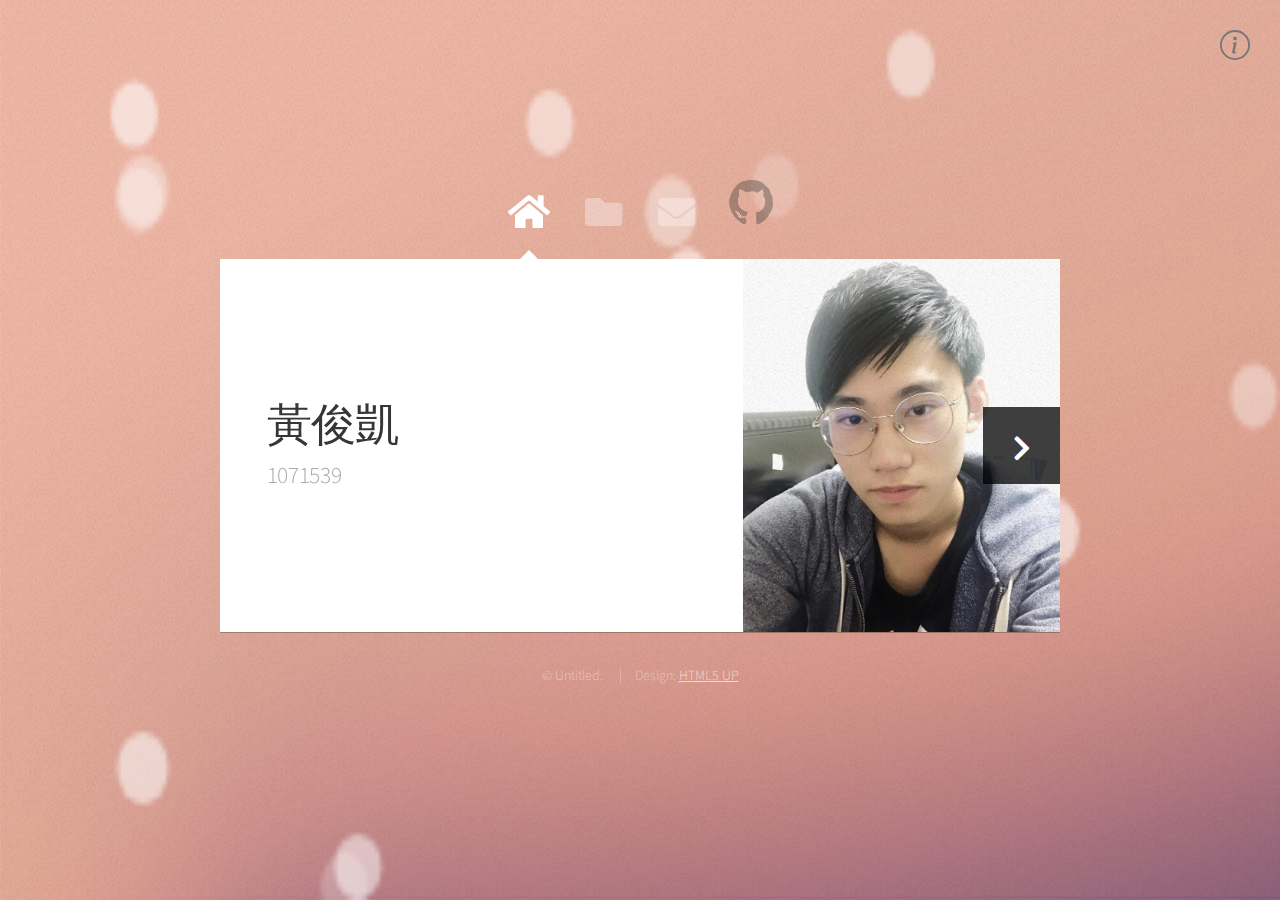
<file: index.html>
<!DOCTYPE HTML>
<html>
<style>
	.github-icon {
		cursor: pointer;
		background-image: url('images/github.gif');
		background-size: cover;
		z-index: 2;
	}

	.mail-icon::hover {
		cursor: pointer;
		background-image: url('images/mail.gif');
		background-size: cover;
		width: 40px;
		height: 40px;
		margin-left: 20px;
	}

	.tooltip {
		position: absolute;
		top: 30px;
		right: 30px;
		display: inline-block;
		z-index: 2;
	}

	.tooltip .tooltiptext {
		visibility: hidden;
		width: 120px;
		background-color: black;
		color: #fff;
		text-align: center;
		border-radius: 6px;
		padding: 5px 0;

		/* Position the tooltip */
		position: absolute;
		z-index: 2;
		top: -5px;
		right: 105%;

		width: 300px;
		word-break: break-word;
		text-align: initial;
		padding: 25px;

		font-size: 1rem;
		font-weight: 400;
		line-height: 1.5;
	}

	.tooltip:hover .tooltiptext {
		visibility: visible;
	}
</style>

<head>
	<title>Web Fundamentals Workshop</title>
	<meta charset="utf-8" />
	<meta name="viewport" content="width=device-width, initial-scale=1, user-scalable=no" />
	<link rel="stylesheet" href="assets/css/main.css" />
	<noscript>
		<link rel="stylesheet" href="assets/css/noscript.css" />
	</noscript>
</head>

<body class="is-preload">
	<div>
		<!-- Wrapper-->
		<div id="wrapper">
			<!-- tool tip -->
			<div class="tooltip">
				<svg xmlns="http://www.w3.org/2000/svg" width="30" height="30" fill="currentColor"
					class="bi bi-info-circle" viewBox="0 0 16 16">
					<path d="M8 15A7 7 0 1 1 8 1a7 7 0 0 1 0 14zm0 1A8 8 0 1 0 8 0a8 8 0 0 0 0 16z" />
					<path
						d="m8.93 6.588-2.29.287-.082.38.45.083c.294.07.352.176.288.469l-.738 3.468c-.194.897.105 1.319.808 1.319.545 0 1.178-.252 1.465-.598l.088-.416c-.2.176-.492.246-.686.246-.275 0-.375-.193-.304-.533L8.93 6.588zM9 4.5a1 1 0 1 1-2 0 1 1 0 0 1 2 0z" />
				</svg>
				<span class="tooltiptext">
					內容參考 <br>HTML/CSS使用：w3schools <br> 背景氣泡：canvas <br> 圖示： Boostrap Icons
				</span>
			</div>


			<canvas id="test-canvas" style='height: 100%; width: 100%; position: absolute;'></canvas>
			<!-- https://github.com/haofanya/funnyWeb/blob/master/bubblesAnimate.html -->

			<!-- Nav -->
			<nav id="nav">
				<a href="#" class="icon solid fa-home"><span>Home</span></a>
				<a href="#work" class="icon solid fa-folder"><span>Work</span></a>
				<a href="#contact" class="icon solid fa-envelope" id="contact"><span>Contact</span></a>
				<a class="github-icon" href='https:/github.com/s1071539'><span>Github</span></a>
			</nav>

			<!-- https://github.com/s1071539 -->

			<!-- Main -->
			<div id="main">

				<!-- Me -->
				<article id="home" class="panel intro">
					<header>
						<h1>黃俊凱</h1>
						<p>1071539</p>
					</header>
					<a href="#work" class="jumplink pic">
						<span class="arrow icon solid fa-chevron-right"><span>See my work</span></span>
						<img src="images/profile.jpg" alt="" />
					</a>
				</article>

				<!-- Work -->
				<article id="work" class="panel">
					<header>
						<h2>Work</h2>
					</header>
					<section>
						<div class="row">
							<div class="col-4 col-6-medium col-12-small">
								<a href="component/lab1-tonightEating" class="fit" ><img src="images/pic01.jpg" style="width: 100%; height: 100%;"
										alt=""></a>
							</div>
							<div class="col-4 col-6-medium col-12-small">
								<a href="component/lab2-arrangement" class="fit"><img src="images/pic02.jpg" style="width: 100%; height: 100%;"
										alt=""></a>
							</div>
							<div class="col-4 col-6-medium col-12-small">
								<a href="component/lab3-psychologicalTest" class="fit"><img src="images/pic03.jpg" style="width: 100%; height: 100%;"
										alt=""></a>
							</div>
							<div class="col-4 col-6-medium col-12-small">
								<a href="component/lab4-RPG" class="fit"><img src="images/pic04.jpg" alt="" style="width: 100%; height: 100%;"></a>
							</div>
							<div class="col-4 col-6-medium col-12-small">
								<a href="component/lab5-youtube" class="fit"><img src="images/pic05.jpg" style="width: 100%; height: 100%;"
										alt=""></a>
							</div>
						</div>
					</section>
				</article>

				<!-- Contact -->
				<article id="contact" class="panel">
					<header>
						<h2>Contact Me</h2>
					</header>
					<form action="#" method="post">
						<div>
							<div class="row">
								<div class="col-6 col-12-medium">
									<input type="text" name="name" placeholder="Name" />
								</div>
								<div class="col-6 col-12-medium">
									<input type="text" name="email" placeholder="Email" />
								</div>
								<div class="col-12">
									<input type="text" name="subject" placeholder="Subject" />
								</div>
								<div class="col-12">
									<textarea name="message" placeholder="Message" rows="6"></textarea>
								</div>
								<div class="col-12">
									<input type="submit" value="Send Message" />
								</div>
							</div>
						</div>
					</form>
				</article>

			</div>

			<!-- Footer -->
			<div id="footer">
				<ul class="copyright">
					<li>&copy; Untitled.</li>
					<li>Design: <a href="http://html5up.net">HTML5 UP</a></li>
				</ul>
			</div>

		</div>

		<!-- Scripts -->
		<script src="assets/js/jquery.min.js"></script>
		<script src="assets/js/browser.min.js"></script>
		<script src="assets/js/breakpoints.min.js"></script>
		<script src="assets/js/util.js"></script>
		<script src="assets/js/main.js"></script>
	</div>
</body>

<script>
	class BubbleAnimate {
		constructor(canvas, number = 20, radius = 6, color = [255, 255, 255], speed = 0.2, speedRandomPercent = 0.5, startFull = true) {
			try {
				this.canvas = canvas;
			} catch {
				throw ("please provide canvas dom");
				return;
			}
			this.ctx = canvas.getContext('2d');
			this.width = canvas.width;
			this.height = canvas.height;
			this.radius = radius;
			this.color = color;
			this.speed = speed;
			this.bubbles = [];
			this.speedRandomPercent = speedRandomPercent;
			this.startFull = startFull;
			for (let i = 0; i < number; i++) {
				this.bubbles.push({
					isReborn: true,
					speed: .02,
				});
			}
			this.renderCanvas();
		};
		renderCanvas() {
			this.ctx.clearRect(0, 0, this.width, this.height);
			this.renderBubbles();
			window.requestAnimationFrame(() => this.renderCanvas());
		};
		renderBubbles() {
			let initPoint = [this.width / 2, this.height];
			for (let i = 0; i < this.bubbles.length; i++) {
				let bubble = this.bubbles[i];
				if (bubble.isReborn) {
					let x = (Math.random() - 0.5) * this.width * 0.96 + initPoint[0];
					let bubbleRadius = this.radius + Math.floor(Math.random() * 2 - 1) * 0.5;
					let y = this.startFull ? this.height * Math.random() : (initPoint[1] - bubbleRadius);
					bubble.radius = bubbleRadius;
					bubble.currentLocation = [x, y];
					let opacity = 0.2 + 0.4 * Math.random();
					bubble.color = `rgba(${this.color[0]}, ${this.color[1]},${this.color[2]}, ${opacity})`;
					bubble.isReborn = false;
				} else {
					this.renderBubble(bubble);
					if (bubble.currentLocation[1] <= bubble.radius) {
						bubble.isReborn = true;
					}
					bubble.currentLocation[1] = bubble.currentLocation[1] - bubble.speed;
				}
			}
		}
		renderBubble(item) {
			this.ctx.beginPath();
			this.ctx.arc(...item.currentLocation, item.radius, 0, 2 * Math.PI);
			this.ctx.fillStyle = item.color;
			this.ctx.fill();
		}
	}
	let canvas = document.getElementById('test-canvas');
	let bubbleCreater = new BubbleAnimate(canvas);
	bubbleCreater.renderCanvas();
</script>

</html>
</file>
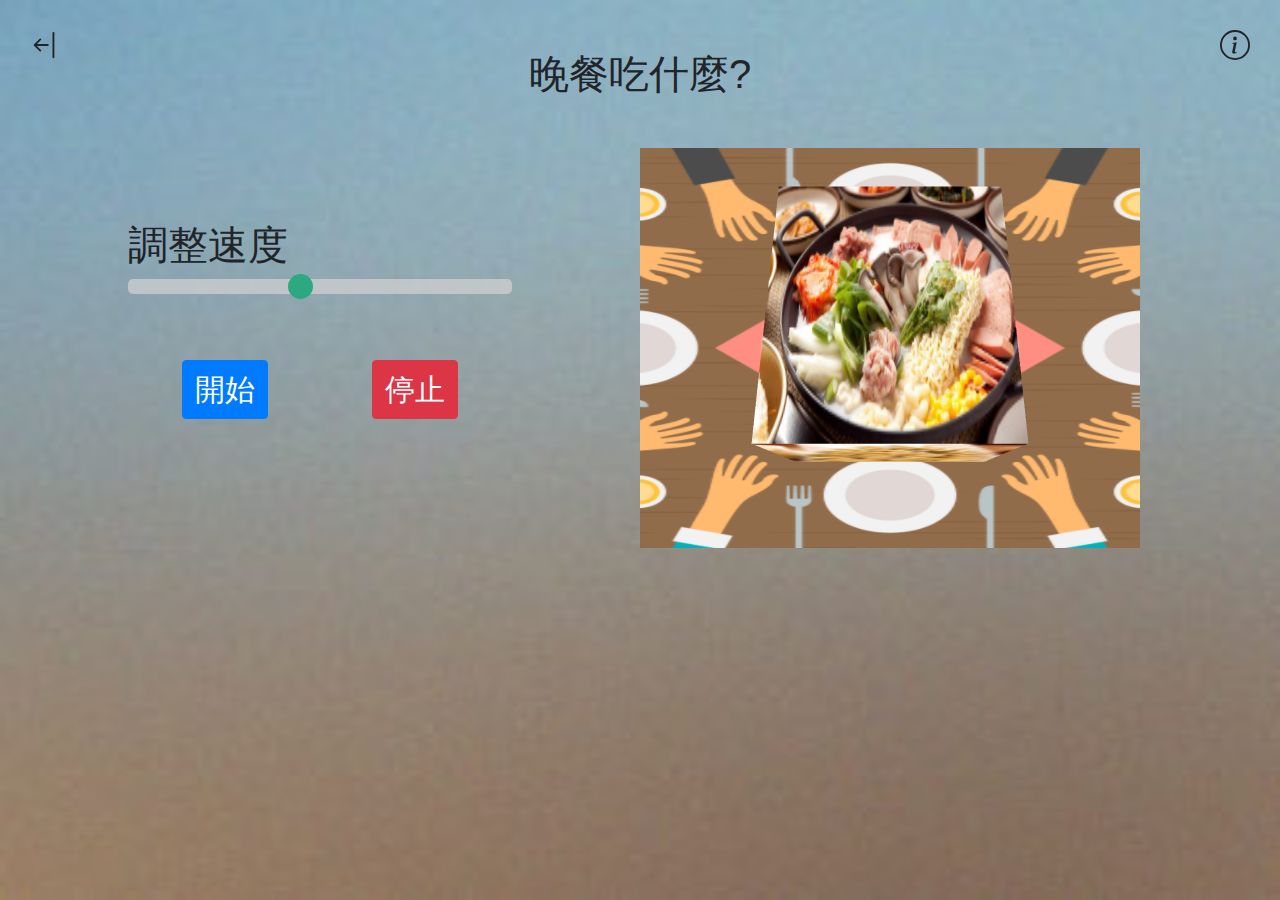
<file: component/lab1-tonightEating/index.html>
<!DOCTYPE html>
<html>
<style>
    .slider {
        -webkit-appearance: none;
        width: 100%;
        height: 15px;
        border-radius: 5px;
        background: #d3d3d3;
        outline: none;
        opacity: 0.7;
        -webkit-transition: .2s;
        transition: opacity .2s;
    }

    .slider::-webkit-slider-thumb {
        -webkit-appearance: none;
        appearance: none;
        width: 25px;
        height: 25px;
        border-radius: 50%;
        background: #04AA6D;
        cursor: pointer;
    }

    .slider::-moz-range-thumb {
        width: 25px;
        height: 25px;
        border-radius: 50%;
        background: #04AA6D;
        cursor: pointer;
    }

    body {
        background-image: url("img/pic10.jpg");
        background-repeat: no-repeat;
        background-size: 100% 100%;
        background-attachment: fixed;
        overflow-y: scroll;
    }

    .mytooltip {
        position: absolute;
        top: 30px;
        right: 30px;
        display: inline-block;
        z-index: 2;
    }

    .mytooltip .mytooltiptext {
        visibility: hidden;
        width: 120px;
        background-color: black;
        color: #fff;
        text-align: center;
        border-radius: 6px;
        padding: 5px 0;

        /* Position the tooltip */
        position: absolute;
        z-index: 2;
        top: -5px;
        right: 105%;

        width: 300px;
        word-break: break-word;
        text-align: initial;
        padding: 25px;
        font-weight: 400;
        line-height: 1.5;
    }

    .mytooltip:hover .mytooltiptext {
        visibility: visible;
    }
</style>

<head>
    <meta charset="utf-8">
    <title></title>
    <link rel="stylesheet" href="style.css">
</head>
<script src="three.r89.min.js"></script>
<script src="main.js" async defer></script>
<script src="https://code.jquery.com/jquery-3.6.0.min.js"></script>
<link rel="stylesheet" href="https://cdn.jsdelivr.net/npm/bootstrap@4.0.0/dist/css/bootstrap.min.css"
    integrity="sha384-Gn5384xqQ1aoWXA+058RXPxPg6fy4IWvTNh0E263XmFcJlSAwiGgFAW/dAiS6JXm" crossorigin="anonymous">

<body>
    <a onclick="back()" style="position: absolute; top: 30px; left: 30px">
        <svg xmlns="http://www.w3.org/2000/svg" width="30" height="30" fill="currentColor" class="bi bi-arrow-bar-left"
            viewBox="0 0 16 16">
            <path fill-rule="evenodd"
                d="M12.5 15a.5.5 0 0 1-.5-.5v-13a.5.5 0 0 1 1 0v13a.5.5 0 0 1-.5.5zM10 8a.5.5 0 0 1-.5.5H3.707l2.147 2.146a.5.5 0 0 1-.708.708l-3-3a.5.5 0 0 1 0-.708l3-3a.5.5 0 1 1 .708.708L3.707 7.5H9.5a.5.5 0 0 1 .5.5z" />
        </svg>
    </a>

    <div class="mytooltip">
        <svg xmlns="http://www.w3.org/2000/svg" width="30" height="30" fill="currentColor" class="bi bi-info-circle"
            viewBox="0 0 16 16">
            <path d="M8 15A7 7 0 1 1 8 1a7 7 0 0 1 0 14zm0 1A8 8 0 1 0 8 0a8 8 0 0 0 0 16z" />
            <path
                d="m8.93 6.588-2.29.287-.082.38.45.083c.294.07.352.176.288.469l-.738 3.468c-.194.897.105 1.319.808 1.319.545 0 1.178-.252 1.465-.598l.088-.416c-.2.176-.492.246-.686.246-.275 0-.375-.193-.304-.533L8.93 6.588zM9 4.5a1 1 0 1 1-2 0 1 1 0 0 1 2 0z" />
        </svg>
        <span class="mytooltiptext">
            內容參考 <br>圖示： Boostrap Icons <br> 滑動條： W3Schools <br> 3D模型： Three.js
        </span>
    </div>



    <div style="text-align: center; margin: 50px">
        <h1>晚餐吃什麼?</h1>
    </div>

    <div style="display: flex; ">
        <div style="width: 50%; display: flex;">
            <div class="slidecontainer" style="margin: auto auto; width: 60%;">
                <div>
                    <h1>調整速度</h1>
                </div>
                <input type="range" min="1" max="10" value="5" class="slider" id="myRange">

                <div style="height: 175px; line-height: 175px; text-align: center;">
                    <button onclick="run=true" class="btn btn-primary" style="font-size: 30px; margin-right: 100px;">
                        開始</button>
                    <button onclick="stopClick()" class="btn btn-danger" style="font-size: 30px;"> 停止</button>
                </div>
            </div>
        </div>
        <canvas id="canvas" width="500" height="500"></canvas>
    </div>
</body>

<script>
    let run = true;
    let mySystem, renderer, scene, camera, canvas;
    init();
    animate();


    function init() {
        scene = new THREE.Scene();
        camera = new THREE.PerspectiveCamera(50, window.innerWidth / window.innerHeight, 0.1, 1000);
        camera.position.set(0, 0, 100);
        camera.lookAt(0, 0, 0);

        canvas = $('#canvas')[0];
        renderer = new THREE.WebGLRenderer({ canvas, antialias: true })
        renderer.setClearColor(0xa0a0a0);
        renderer.setPixelRatio(window.devicePixelRatio);
        renderer.setSize(500, 400);


        const light = new THREE.DirectionalLight(0xffffff);
        light.position.set(100, 200, 400);
        scene.add(light);
        const light2 = new THREE.DirectionalLight(0xffffff);
        light2.position.set(-400, 200, -400);
        scene.add(light2);
        const light3 = new THREE.DirectionalLight(0xffffff);
        light3.position.set(100, -400, -400);
        scene.add(light3);

        mySystem = new THREE.Object3D();
        scene.add(mySystem);


        let texture, geometry, material, plane;
        texture = new THREE.TextureLoader().load('img/dup.jpg');
        texture2 = new THREE.TextureLoader().load('img/laman.jpg');
        texture3 = new THREE.TextureLoader().load('img/luzo.jpg');
        texture4 = new THREE.TextureLoader().load('img/hotpot.jpg');


        geometry = new THREE.PlaneGeometry(200, 100);
        textureBG = new THREE.TextureLoader().load('img/bg.jpg',);
        material = new THREE.MeshBasicMaterial({ map: textureBG });
        plane = new THREE.Mesh(geometry, material);
        scene.add(plane);


        geometry = new THREE.PlaneGeometry(50, 50);
        material = new THREE.MeshBasicMaterial({ map: texture });
        plane = new THREE.Mesh(geometry, material);
        plane.rotation.x = -90 * Math.PI / 180;
        plane.position.y += 25
        mySystem.add(plane);


        geometry = new THREE.PlaneGeometry(50, 50);
        material = new THREE.MeshBasicMaterial({ map: texture2 });
        plane = new THREE.Mesh(geometry, material);
        plane.position.z += 25
        mySystem.add(plane);


        geometry = new THREE.PlaneGeometry(50, 50);
        material = new THREE.MeshBasicMaterial({ map: texture3 });
        plane = new THREE.Mesh(geometry, material);
        plane.rotation.x = 90 * Math.PI / 180;
        plane.position.y -= 25
        mySystem.add(plane);


        geometry = new THREE.PlaneGeometry(50, 50);
        material = new THREE.MeshBasicMaterial({ map: texture4 });
        plane = new THREE.Mesh(geometry, material);
        plane.rotation.x = 180 * Math.PI / 180;
        plane.position.z -= 25
        mySystem.add(plane);

        renderer.render(scene, camera);
    }
    function animate() {
        if (run) {
            mySystem.rotation.x += ($('#myRange').val() * 0.01)
            renderer.render(scene, camera);
        }
        requestAnimationFrame(animate);
    }


    function stopClick() {
        run = false;
    }

    function back() {
        history.back();
    }
</script>

</html>
</file>
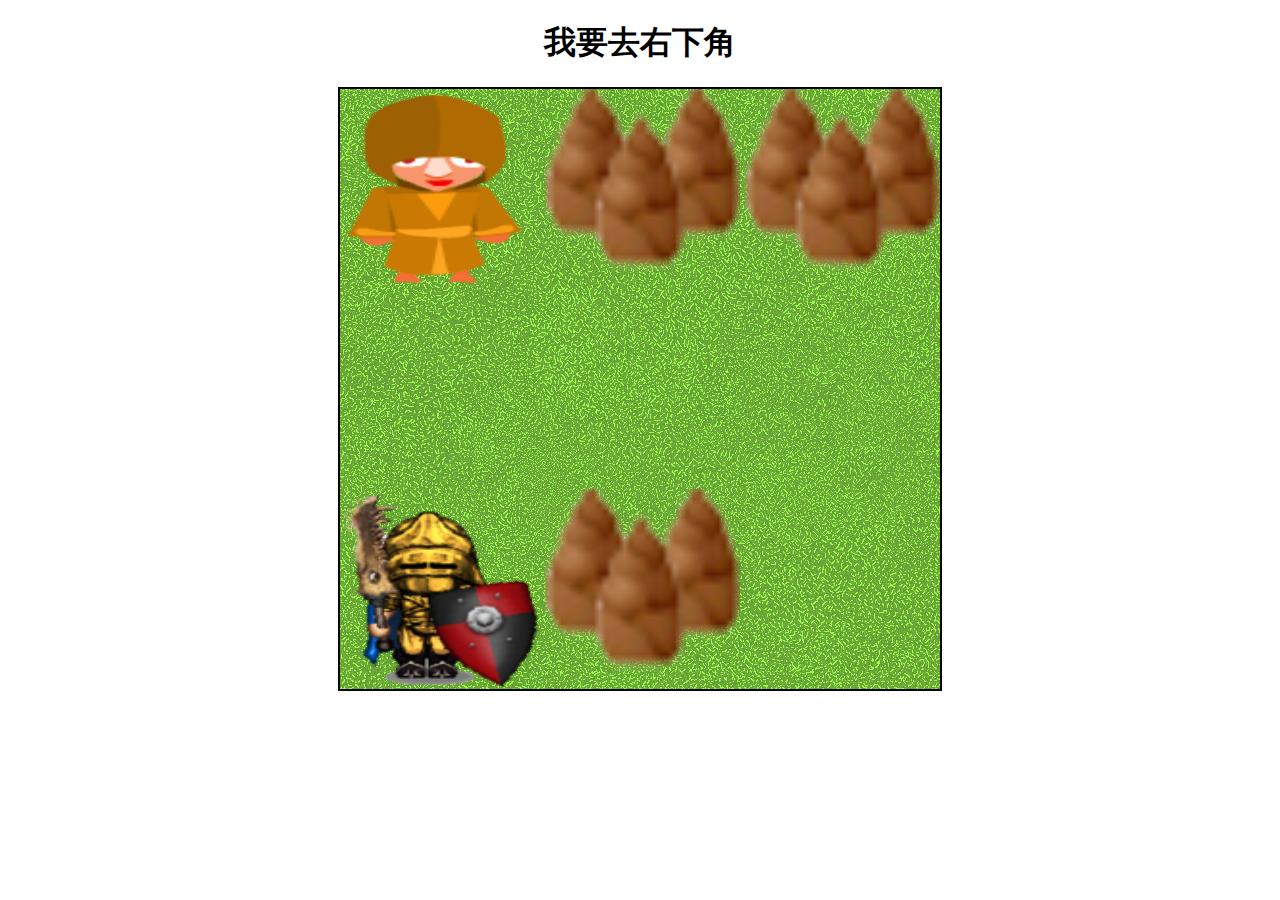
<file: component/lab4-RPG/index.html>
<!DOCTYPE html>
<html>
    <head>
        <meta charset="utf-8">
        <title>Simple RPG</title>
        <link rel="stylesheet" href="style.css">
    </head>
    <body>
        <h1>我要去右下角</h1>
        <div>
        <canvas id="myCanvas" width="600" height="600"></canvas>
        <p id="talkBox"></p>
        </div>
        <script src="https://code.jquery.com/jquery-3.6.0.min.js"></script>
        <script src="main.js"></script>
    </body>
</html>
</file>
<file: assets/css/noscript.css>
/* Wrapper */

	#wrapper {
		opacity: 1 !important;
	}

/* Nav */

	#nav a {
		opacity: 1.0;
	}

		#nav a:before, #nav a:after {
			display: none;
		}

		#nav a span {
			top: 0;
			opacity: 1.0;
		}

			#nav a span:after {
				display: none;
			}

/* Main */

	#main {
		background: none;
		box-shadow: none;
	}

		#main > .panel {
			background: #ffffff;
			margin-bottom: 2em;
		}

			#main > .panel:last-child {
				margin-bottom: 0;
			}
</file>
<file: component/lab1-tonightEating/style.css>
body{
text-align: center;
}
li{
text-align: left;
}
img{
    width: 100%;
    height: auto;
}
</file>
<file: component/lab4-RPG/style.css>
body{
    text-align: center;
}
canvas{
    border: 2px solid black;
    background-image: url(images/grasses68.gif);
}
#talkBox{
    height: 20px;
    color: brown;
    font-size: 26px;
    font-weight: bold;
}
</file>
<file: assets/css/main.css>
@import url("https://fonts.googleapis.com/css?family=Source+Sans+Pro:300,400,300italic,400italic");
@import url("fontawesome-all.min.css");

html, body, div, span, applet, object,
iframe, h1, h2, h3, h4, h5, h6, p, blockquote,
pre, a, abbr, acronym, address, big, cite,
code, del, dfn, em, img, ins, kbd, q, s, samp,
small, strike, strong, sub, sup, tt, var, b,
u, i, center, dl, dt, dd, ol, ul, li, fieldset,
form, label, legend, table, caption, tbody,
tfoot, thead, tr, th, td, article, aside,
canvas, details, embed, figure, figcaption,
footer, header, hgroup, menu, nav, output, ruby,
section, summary, time, mark, audio, video {
	margin: 0;
	padding: 0;
	border: 0;
	font-size: 100%;
	font: inherit;
	vertical-align: baseline;}

article, aside, details, figcaption, figure,
footer, header, hgroup, menu, nav, section {
	display: block;}

body {
	line-height: 1;
}

ol, ul {
	list-style: none;
}

blockquote, q {
	quotes: none;
}

	blockquote:before, blockquote:after, q:before, q:after {
		content: '';
		content: none;
	}

table {
	border-collapse: collapse;
	border-spacing: 0;
}

body {
	-webkit-text-size-adjust: none;
}

mark {
	background-color: transparent;
	color: inherit;
}

input::-moz-focus-inner {
	border: 0;
	padding: 0;
}

input, select, textarea {
	-moz-appearance: none;
	-webkit-appearance: none;
	-ms-appearance: none;
	appearance: none;
}

/* Row */

	.row {
		display: flex;
		flex-wrap: wrap;
		box-sizing: border-box;
		align-items: stretch;
	}

		.row > * {
			box-sizing: border-box;
		}

		.row.gtr-uniform > * > :last-child {
			margin-bottom: 0;
		}

		.row.aln-left {
			justify-content: flex-start;
		}

		.row.aln-center {
			justify-content: center;
		}

		.row.aln-right {
			justify-content: flex-end;
		}

		.row.aln-top {
			align-items: flex-start;
		}

		.row.aln-middle {
			align-items: center;
		}

		.row.aln-bottom {
			align-items: flex-end;
		}

		.row > .imp {
			order: -1;
		}

		.row > .col-1 {
			width: 8.33333%;
		}

		.row > .off-1 {
			margin-left: 8.33333%;
		}

		.row > .col-2 {
			width: 16.66667%;
		}

		.row > .off-2 {
			margin-left: 16.66667%;
		}

		.row > .col-3 {
			width: 25%;
		}

		.row > .off-3 {
			margin-left: 25%;
		}

		.row > .col-4 {
			width: 33.33333%;
		}

		.row > .off-4 {
			margin-left: 33.33333%;
		}

		.row > .col-5 {
			width: 41.66667%;
		}

		.row > .off-5 {
			margin-left: 41.66667%;
		}

		.row > .col-6 {
			width: 50%;
		}

		.row > .off-6 {
			margin-left: 50%;
		}

		.row > .col-7 {
			width: 58.33333%;
		}

		.row > .off-7 {
			margin-left: 58.33333%;
		}

		.row > .col-8 {
			width: 66.66667%;
		}

		.row > .off-8 {
			margin-left: 66.66667%;
		}

		.row > .col-9 {
			width: 75%;
		}

		.row > .off-9 {
			margin-left: 75%;
		}

		.row > .col-10 {
			width: 83.33333%;
		}

		.row > .off-10 {
			margin-left: 83.33333%;
		}

		.row > .col-11 {
			width: 91.66667%;
		}

		.row > .off-11 {
			margin-left: 91.66667%;
		}

		.row > .col-12 {
			width: 100%;
		}

		.row > .off-12 {
			margin-left: 100%;
		}

		.row.gtr-0 {
			margin-top: 0em;
			margin-left: 0em;
		}

			.row.gtr-0 > * {
				padding: 0em 0 0 0em;
			}

			.row.gtr-0.gtr-uniform {
				margin-top: 0em;
			}

				.row.gtr-0.gtr-uniform > * {
					padding-top: 0em;
				}

		.row.gtr-25 {
			margin-top: -0.3125em;
			margin-left: -0.3125em;
		}

			.row.gtr-25 > * {
				padding: 0.3125em 0 0 0.3125em;
			}

			.row.gtr-25.gtr-uniform {
				margin-top: -0.3125em;
			}

				.row.gtr-25.gtr-uniform > * {
					padding-top: 0.3125em;
				}

		.row.gtr-50 {
			margin-top: -0.625em;
			margin-left: -0.625em;
		}

			.row.gtr-50 > * {
				padding: 0.625em 0 0 0.625em;
			}

			.row.gtr-50.gtr-uniform {
				margin-top: -0.625em;
			}

				.row.gtr-50.gtr-uniform > * {
					padding-top: 0.625em;
				}

		.row {
			margin-top: -1.25em;
			margin-left: -1.25em;
		}

			.row > * {
				padding: 1.25em 0 0 1.25em;
			}

			.row.gtr-uniform {
				margin-top: -1.25em;
			}

				.row.gtr-uniform > * {
					padding-top: 1.25em;
				}

		.row.gtr-150 {
			margin-top: -1.875em;
			margin-left: -1.875em;
		}

			.row.gtr-150 > * {
				padding: 1.875em 0 0 1.875em;
			}

			.row.gtr-150.gtr-uniform {
				margin-top: -1.875em;
			}

				.row.gtr-150.gtr-uniform > * {
					padding-top: 1.875em;
				}

		.row.gtr-200 {
			margin-top: -2.5em;
			margin-left: -2.5em;
		}

			.row.gtr-200 > * {
				padding: 2.5em 0 0 2.5em;
			}

			.row.gtr-200.gtr-uniform {
				margin-top: -2.5em;
			}

				.row.gtr-200.gtr-uniform > * {
					padding-top: 2.5em;
				}

		@media screen and (max-width: 1680px) {

			.row {
				display: flex;
				flex-wrap: wrap;
				box-sizing: border-box;
				align-items: stretch;
			}

				.row > * {
					box-sizing: border-box;
				}

				.row.gtr-uniform > * > :last-child {
					margin-bottom: 0;
				}

				.row.aln-left {
					justify-content: flex-start;
				}

				.row.aln-center {
					justify-content: center;
				}

				.row.aln-right {
					justify-content: flex-end;
				}

				.row.aln-top {
					align-items: flex-start;
				}

				.row.aln-middle {
					align-items: center;
				}

				.row.aln-bottom {
					align-items: flex-end;
				}

				.row > .imp-xlarge {
					order: -1;
				}

				.row > .col-1-xlarge {
					width: 8.33333%;
				}

				.row > .off-1-xlarge {
					margin-left: 8.33333%;
				}

				.row > .col-2-xlarge {
					width: 16.66667%;
				}

				.row > .off-2-xlarge {
					margin-left: 16.66667%;
				}

				.row > .col-3-xlarge {
					width: 25%;
				}

				.row > .off-3-xlarge {
					margin-left: 25%;
				}

				.row > .col-4-xlarge {
					width: 33.33333%;
				}

				.row > .off-4-xlarge {
					margin-left: 33.33333%;
				}

				.row > .col-5-xlarge {
					width: 41.66667%;
				}

				.row > .off-5-xlarge {
					margin-left: 41.66667%;
				}

				.row > .col-6-xlarge {
					width: 50%;
				}

				.row > .off-6-xlarge {
					margin-left: 50%;
				}

				.row > .col-7-xlarge {
					width: 58.33333%;
				}

				.row > .off-7-xlarge {
					margin-left: 58.33333%;
				}

				.row > .col-8-xlarge {
					width: 66.66667%;
				}

				.row > .off-8-xlarge {
					margin-left: 66.66667%;
				}

				.row > .col-9-xlarge {
					width: 75%;
				}

				.row > .off-9-xlarge {
					margin-left: 75%;
				}

				.row > .col-10-xlarge {
					width: 83.33333%;
				}

				.row > .off-10-xlarge {
					margin-left: 83.33333%;
				}

				.row > .col-11-xlarge {
					width: 91.66667%;
				}

				.row > .off-11-xlarge {
					margin-left: 91.66667%;
				}

				.row > .col-12-xlarge {
					width: 100%;
				}

				.row > .off-12-xlarge {
					margin-left: 100%;
				}

				.row.gtr-0 {
					margin-top: 0em;
					margin-left: 0em;
				}

					.row.gtr-0 > * {
						padding: 0em 0 0 0em;
					}

					.row.gtr-0.gtr-uniform {
						margin-top: 0em;
					}

						.row.gtr-0.gtr-uniform > * {
							padding-top: 0em;
						}

				.row.gtr-25 {
					margin-top: -0.3125em;
					margin-left: -0.3125em;
				}

					.row.gtr-25 > * {
						padding: 0.3125em 0 0 0.3125em;
					}

					.row.gtr-25.gtr-uniform {
						margin-top: -0.3125em;
					}

						.row.gtr-25.gtr-uniform > * {
							padding-top: 0.3125em;
						}

				.row.gtr-50 {
					margin-top: -0.625em;
					margin-left: -0.625em;
				}

					.row.gtr-50 > * {
						padding: 0.625em 0 0 0.625em;
					}

					.row.gtr-50.gtr-uniform {
						margin-top: -0.625em;
					}

						.row.gtr-50.gtr-uniform > * {
							padding-top: 0.625em;
						}

				.row {
					margin-top: -1.25em;
					margin-left: -1.25em;
				}

					.row > * {
						padding: 1.25em 0 0 1.25em;
					}

					.row.gtr-uniform {
						margin-top: -1.25em;
					}

						.row.gtr-uniform > * {
							padding-top: 1.25em;
						}

				.row.gtr-150 {
					margin-top: -1.875em;
					margin-left: -1.875em;
				}

					.row.gtr-150 > * {
						padding: 1.875em 0 0 1.875em;
					}

					.row.gtr-150.gtr-uniform {
						margin-top: -1.875em;
					}

						.row.gtr-150.gtr-uniform > * {
							padding-top: 1.875em;
						}

				.row.gtr-200 {
					margin-top: -2.5em;
					margin-left: -2.5em;
				}

					.row.gtr-200 > * {
						padding: 2.5em 0 0 2.5em;
					}

					.row.gtr-200.gtr-uniform {
						margin-top: -2.5em;
					}

						.row.gtr-200.gtr-uniform > * {
							padding-top: 2.5em;
						}

		}

		@media screen and (max-width: 1280px) {

			.row {
				display: flex;
				flex-wrap: wrap;
				box-sizing: border-box;
				align-items: stretch;
			}

				.row > * {
					box-sizing: border-box;
				}

				.row.gtr-uniform > * > :last-child {
					margin-bottom: 0;
				}

				.row.aln-left {
					justify-content: flex-start;
				}

				.row.aln-center {
					justify-content: center;
				}

				.row.aln-right {
					justify-content: flex-end;
				}

				.row.aln-top {
					align-items: flex-start;
				}

				.row.aln-middle {
					align-items: center;
				}

				.row.aln-bottom {
					align-items: flex-end;
				}

				.row > .imp-large {
					order: -1;
				}

				.row > .col-1-large {
					width: 8.33333%;
				}

				.row > .off-1-large {
					margin-left: 8.33333%;
				}

				.row > .col-2-large {
					width: 16.66667%;
				}

				.row > .off-2-large {
					margin-left: 16.66667%;
				}

				.row > .col-3-large {
					width: 25%;
				}

				.row > .off-3-large {
					margin-left: 25%;
				}

				.row > .col-4-large {
					width: 33.33333%;
				}

				.row > .off-4-large {
					margin-left: 33.33333%;
				}

				.row > .col-5-large {
					width: 41.66667%;
				}

				.row > .off-5-large {
					margin-left: 41.66667%;
				}

				.row > .col-6-large {
					width: 50%;
				}

				.row > .off-6-large {
					margin-left: 50%;
				}

				.row > .col-7-large {
					width: 58.33333%;
				}

				.row > .off-7-large {
					margin-left: 58.33333%;
				}

				.row > .col-8-large {
					width: 66.66667%;
				}

				.row > .off-8-large {
					margin-left: 66.66667%;
				}

				.row > .col-9-large {
					width: 75%;
				}

				.row > .off-9-large {
					margin-left: 75%;
				}

				.row > .col-10-large {
					width: 83.33333%;
				}

				.row > .off-10-large {
					margin-left: 83.33333%;
				}

				.row > .col-11-large {
					width: 91.66667%;
				}

				.row > .off-11-large {
					margin-left: 91.66667%;
				}

				.row > .col-12-large {
					width: 100%;
				}

				.row > .off-12-large {
					margin-left: 100%;
				}

				.row.gtr-0 {
					margin-top: 0em;
					margin-left: 0em;
				}

					.row.gtr-0 > * {
						padding: 0em 0 0 0em;
					}

					.row.gtr-0.gtr-uniform {
						margin-top: 0em;
					}

						.row.gtr-0.gtr-uniform > * {
							padding-top: 0em;
						}

				.row.gtr-25 {
					margin-top: -0.3125em;
					margin-left: -0.3125em;
				}

					.row.gtr-25 > * {
						padding: 0.3125em 0 0 0.3125em;
					}

					.row.gtr-25.gtr-uniform {
						margin-top: -0.3125em;
					}

						.row.gtr-25.gtr-uniform > * {
							padding-top: 0.3125em;
						}

				.row.gtr-50 {
					margin-top: -0.625em;
					margin-left: -0.625em;
				}

					.row.gtr-50 > * {
						padding: 0.625em 0 0 0.625em;
					}

					.row.gtr-50.gtr-uniform {
						margin-top: -0.625em;
					}

						.row.gtr-50.gtr-uniform > * {
							padding-top: 0.625em;
						}

				.row {
					margin-top: -1.25em;
					margin-left: -1.25em;
				}

					.row > * {
						padding: 1.25em 0 0 1.25em;
					}

					.row.gtr-uniform {
						margin-top: -1.25em;
					}

						.row.gtr-uniform > * {
							padding-top: 1.25em;
						}

				.row.gtr-150 {
					margin-top: -1.875em;
					margin-left: -1.875em;
				}

					.row.gtr-150 > * {
						padding: 1.875em 0 0 1.875em;
					}

					.row.gtr-150.gtr-uniform {
						margin-top: -1.875em;
					}

						.row.gtr-150.gtr-uniform > * {
							padding-top: 1.875em;
						}

				.row.gtr-200 {
					margin-top: -2.5em;
					margin-left: -2.5em;
				}

					.row.gtr-200 > * {
						padding: 2.5em 0 0 2.5em;
					}

					.row.gtr-200.gtr-uniform {
						margin-top: -2.5em;
					}

						.row.gtr-200.gtr-uniform > * {
							padding-top: 2.5em;
						}

		}

		@media screen and (max-width: 980px) {

			.row {
				display: flex;
				flex-wrap: wrap;
				box-sizing: border-box;
				align-items: stretch;
			}

				.row > * {
					box-sizing: border-box;
				}

				.row.gtr-uniform > * > :last-child {
					margin-bottom: 0;
				}

				.row.aln-left {
					justify-content: flex-start;
				}

				.row.aln-center {
					justify-content: center;
				}

				.row.aln-right {
					justify-content: flex-end;
				}

				.row.aln-top {
					align-items: flex-start;
				}

				.row.aln-middle {
					align-items: center;
				}

				.row.aln-bottom {
					align-items: flex-end;
				}

				.row > .imp-medium {
					order: -1;
				}

				.row > .col-1-medium {
					width: 8.33333%;
				}

				.row > .off-1-medium {
					margin-left: 8.33333%;
				}

				.row > .col-2-medium {
					width: 16.66667%;
				}

				.row > .off-2-medium {
					margin-left: 16.66667%;
				}

				.row > .col-3-medium {
					width: 25%;
				}

				.row > .off-3-medium {
					margin-left: 25%;
				}

				.row > .col-4-medium {
					width: 33.33333%;
				}

				.row > .off-4-medium {
					margin-left: 33.33333%;
				}

				.row > .col-5-medium {
					width: 41.66667%;
				}

				.row > .off-5-medium {
					margin-left: 41.66667%;
				}

				.row > .col-6-medium {
					width: 50%;
				}

				.row > .off-6-medium {
					margin-left: 50%;
				}

				.row > .col-7-medium {
					width: 58.33333%;
				}

				.row > .off-7-medium {
					margin-left: 58.33333%;
				}

				.row > .col-8-medium {
					width: 66.66667%;
				}

				.row > .off-8-medium {
					margin-left: 66.66667%;
				}

				.row > .col-9-medium {
					width: 75%;
				}

				.row > .off-9-medium {
					margin-left: 75%;
				}

				.row > .col-10-medium {
					width: 83.33333%;
				}

				.row > .off-10-medium {
					margin-left: 83.33333%;
				}

				.row > .col-11-medium {
					width: 91.66667%;
				}

				.row > .off-11-medium {
					margin-left: 91.66667%;
				}

				.row > .col-12-medium {
					width: 100%;
				}

				.row > .off-12-medium {
					margin-left: 100%;
				}

				.row.gtr-0 {
					margin-top: 0em;
					margin-left: 0em;
				}

					.row.gtr-0 > * {
						padding: 0em 0 0 0em;
					}

					.row.gtr-0.gtr-uniform {
						margin-top: 0em;
					}

						.row.gtr-0.gtr-uniform > * {
							padding-top: 0em;
						}

				.row.gtr-25 {
					margin-top: -0.3125em;
					margin-left: -0.3125em;
				}

					.row.gtr-25 > * {
						padding: 0.3125em 0 0 0.3125em;
					}

					.row.gtr-25.gtr-uniform {
						margin-top: -0.3125em;
					}

						.row.gtr-25.gtr-uniform > * {
							padding-top: 0.3125em;
						}

				.row.gtr-50 {
					margin-top: -0.625em;
					margin-left: -0.625em;
				}

					.row.gtr-50 > * {
						padding: 0.625em 0 0 0.625em;
					}

					.row.gtr-50.gtr-uniform {
						margin-top: -0.625em;
					}

						.row.gtr-50.gtr-uniform > * {
							padding-top: 0.625em;
						}

				.row {
					margin-top: -1.25em;
					margin-left: -1.25em;
				}

					.row > * {
						padding: 1.25em 0 0 1.25em;
					}

					.row.gtr-uniform {
						margin-top: -1.25em;
					}

						.row.gtr-uniform > * {
							padding-top: 1.25em;
						}

				.row.gtr-150 {
					margin-top: -1.875em;
					margin-left: -1.875em;
				}

					.row.gtr-150 > * {
						padding: 1.875em 0 0 1.875em;
					}

					.row.gtr-150.gtr-uniform {
						margin-top: -1.875em;
					}

						.row.gtr-150.gtr-uniform > * {
							padding-top: 1.875em;
						}

				.row.gtr-200 {
					margin-top: -2.5em;
					margin-left: -2.5em;
				}

					.row.gtr-200 > * {
						padding: 2.5em 0 0 2.5em;
					}

					.row.gtr-200.gtr-uniform {
						margin-top: -2.5em;
					}

						.row.gtr-200.gtr-uniform > * {
							padding-top: 2.5em;
						}

		}

		@media screen and (max-width: 736px) {

			.row {
				display: flex;
				flex-wrap: wrap;
				box-sizing: border-box;
				align-items: stretch;
			}

				.row > * {
					box-sizing: border-box;
				}

				.row.gtr-uniform > * > :last-child {
					margin-bottom: 0;
				}

				.row.aln-left {
					justify-content: flex-start;
				}

				.row.aln-center {
					justify-content: center;
				}

				.row.aln-right {
					justify-content: flex-end;
				}

				.row.aln-top {
					align-items: flex-start;
				}

				.row.aln-middle {
					align-items: center;
				}

				.row.aln-bottom {
					align-items: flex-end;
				}

				.row > .imp-small {
					order: -1;
				}

				.row > .col-1-small {
					width: 8.33333%;
				}

				.row > .off-1-small {
					margin-left: 8.33333%;
				}

				.row > .col-2-small {
					width: 16.66667%;
				}

				.row > .off-2-small {
					margin-left: 16.66667%;
				}

				.row > .col-3-small {
					width: 25%;
				}

				.row > .off-3-small {
					margin-left: 25%;
				}

				.row > .col-4-small {
					width: 33.33333%;
				}

				.row > .off-4-small {
					margin-left: 33.33333%;
				}

				.row > .col-5-small {
					width: 41.66667%;
				}

				.row > .off-5-small {
					margin-left: 41.66667%;
				}

				.row > .col-6-small {
					width: 50%;
				}

				.row > .off-6-small {
					margin-left: 50%;
				}

				.row > .col-7-small {
					width: 58.33333%;
				}

				.row > .off-7-small {
					margin-left: 58.33333%;
				}

				.row > .col-8-small {
					width: 66.66667%;
				}

				.row > .off-8-small {
					margin-left: 66.66667%;
				}

				.row > .col-9-small {
					width: 75%;
				}

				.row > .off-9-small {
					margin-left: 75%;
				}

				.row > .col-10-small {
					width: 83.33333%;
				}

				.row > .off-10-small {
					margin-left: 83.33333%;
				}

				.row > .col-11-small {
					width: 91.66667%;
				}

				.row > .off-11-small {
					margin-left: 91.66667%;
				}

				.row > .col-12-small {
					width: 100%;
				}

				.row > .off-12-small {
					margin-left: 100%;
				}

				.row.gtr-0 {
					margin-top: 0em;
					margin-left: 0em;
				}

					.row.gtr-0 > * {
						padding: 0em 0 0 0em;
					}

					.row.gtr-0.gtr-uniform {
						margin-top: 0em;
					}

						.row.gtr-0.gtr-uniform > * {
							padding-top: 0em;
						}

				.row.gtr-25 {
					margin-top: -0.3125em;
					margin-left: -0.3125em;
				}

					.row.gtr-25 > * {
						padding: 0.3125em 0 0 0.3125em;
					}

					.row.gtr-25.gtr-uniform {
						margin-top: -0.3125em;
					}

						.row.gtr-25.gtr-uniform > * {
							padding-top: 0.3125em;
						}

				.row.gtr-50 {
					margin-top: -0.625em;
					margin-left: -0.625em;
				}

					.row.gtr-50 > * {
						padding: 0.625em 0 0 0.625em;
					}

					.row.gtr-50.gtr-uniform {
						margin-top: -0.625em;
					}

						.row.gtr-50.gtr-uniform > * {
							padding-top: 0.625em;
						}

				.row {
					margin-top: -1.25em;
					margin-left: -1.25em;
				}

					.row > * {
						padding: 1.25em 0 0 1.25em;
					}

					.row.gtr-uniform {
						margin-top: -1.25em;
					}

						.row.gtr-uniform > * {
							padding-top: 1.25em;
						}

				.row.gtr-150 {
					margin-top: -1.875em;
					margin-left: -1.875em;
				}

					.row.gtr-150 > * {
						padding: 1.875em 0 0 1.875em;
					}

					.row.gtr-150.gtr-uniform {
						margin-top: -1.875em;
					}

						.row.gtr-150.gtr-uniform > * {
							padding-top: 1.875em;
						}

				.row.gtr-200 {
					margin-top: -2.5em;
					margin-left: -2.5em;
				}

					.row.gtr-200 > * {
						padding: 2.5em 0 0 2.5em;
					}

					.row.gtr-200.gtr-uniform {
						margin-top: -2.5em;
					}

						.row.gtr-200.gtr-uniform > * {
							padding-top: 2.5em;
						}

		}

/* Basic */

	html {
		box-sizing: border-box;
	}

	*, *:before, *:after {
		box-sizing: inherit;
	}

	body {
		background-image: url("images/overlay.png"), url("images/bg.jpg");
		background-repeat: repeat, no-repeat;
		background-size: auto, 100% 100%;
		background-attachment: fixed;
		overflow-y: scroll;
	}

		body.is-preload *, body.is-preload *:before, body.is-preload *:after {
			-moz-animation: none !important;
			-webkit-animation: none !important;
			-ms-animation: none !important;
			animation: none !important;
			-moz-transition: none !important;
			-webkit-transition: none !important;
			-ms-transition: none !important;
			transition: none !important;
		}

	body, input, textarea, select {
		font-family: 'Source Sans Pro', sans-serif;
		font-weight: 300;
		color: #777777;
		font-size: 20pt;
		line-height: 1.75em;
	}

		@media screen and (max-width: 1680px) {

			body, input, textarea, select {
				font-size: 15pt;
			}

		}

		@media screen and (max-width: 1280px) {

			body, input, textarea, select {
				font-size: 14pt;
			}

		}

		@media screen and (max-width: 736px) {

			body, input, textarea, select {
				font-size: 12pt;
			}

		}

		@media screen and (max-width: 360px) {

			body, input, textarea, select {
				font-size: 11pt;
			}

		}

	strong, b, h1, h2, h3, h4, h5, h6 {
		font-weight: 400;
		color: #363636;
	}

	h1 {
		font-size: 2.4em;
		letter-spacing: -0.015em;
	}

	h2 {
		font-size: 1.8em;
		letter-spacing: -0.015em;
	}

	h3, h4, h5, h6 {
		font-size: 1.25em;
		letter-spacing: -0.015em;
	}

	@media screen and (max-width: 736px) {

		h1 {
			font-size: 1.75em;
		}

		h2 {
			font-size: 1.375em;
		}

		h3, h4, h5, h6 {
			font-size: 1em;
		}

	}

	blockquote {
		border-left: solid 0.5em #ddd;
		padding: 1em 0 1em 2em;
		font-style: italic;
	}

	em, i {
		font-style: italic;
	}

	hr {
		border: 0;
		border-top: solid 1px #ddd;
		padding: 1.5em 0 0 0;
		margin: 1.75em 0 0 0;
	}

	sub {
		position: relative;
		top: 0.5em;
		font-size: 0.8em;
	}

	sup {
		position: relative;
		top: -0.5em;
		font-size: 0.8em;
	}

	br.clear {
		clear: both;
	}

	p, ul, ol, dl, table, blockquote, form {
		margin-bottom: 2em;
	}

/* Table */

	table {
		width: 100%;
	}

		table.default tbody tr {
			border-bottom: solid 1px #f4f4f4;
		}

		table.default td {
			padding: 0.5em 1em 0.5em 1em;
		}

		table.default th {
			text-align: left;
			font-weight: 400;
			padding: 0.5em 1em 0.5em 1em;
		}

		table.default thead {
			border-bottom: solid 2px #f4f4f4;
		}

/* Form */

	form label {
		display: block;
		font-weight: 400;
		color: #363636;
		margin: 0 0 1em 0;
	}

	form input[type="text"],
	form input[type="email"],
	form input[type="password"],
	form select,
	form textarea {
		-webkit-appearance: none;
		border: 0;
		background: #f4f4f4;
		padding: 0.75em;
		width: 100%;
		-moz-transition: background-color .25s ease-in-out;
		-webkit-transition: background-color .25s ease-in-out;
		-ms-transition: background-color .25s ease-in-out;
		transition: background-color .25s ease-in-out;
	}

		form input[type="text"]:focus,
		form input[type="email"]:focus,
		form input[type="password"]:focus,
		form select:focus,
		form textarea:focus {
			background: #f8f8f8;
		}

	form input[type="text"],
	form input[type="email"],
	form input[type="password"],
	form select {
		line-height: 1.35em;
	}

	form ::-webkit-input-placeholder {
		color: #999;
	}

	form :-moz-placeholder {
		color: #999;
	}

	form ::-moz-placeholder {
		color: #999;
	}

	form :-ms-input-placeholder {
		color: #999;
	}

/* Section/Article */

	section, article {
		margin-bottom: 3em;
	}

		section > :last-child, section:last-child, article > :last-child, article:last-child {
			margin-bottom: 0;
		}

	header {
		margin: 0 0 1.5em 0;
	}

		header > p {
			margin: 0.5em 0 0 0;
			color: #aaa;
		}

		@media screen and (max-width: 736px) {

			header {
				margin: 0 0 1em 0;
			}

		}

/* Image */

	.image {
		display: inline-block;
	}

		.image img {
			display: block;
			width: 100%;
		}

		.image.fit {
			display: block;
			width: 100%;
		}

		.image.featured {
			display: block;
			width: 100%;
			margin: 0 0 2em 0;
		}

		.image.left {
			float: left;
			margin: 0 2em 2em 0;
		}

		.image.centered {
			display: block;
			margin: 0 0 2em 0;
		}

			.image.centered img {
				margin: 0 auto;
				width: auto;
			}

/* Button */

	input[type="button"],
	input[type="submit"],
	input[type="reset"],
	button,
	.button {
		-moz-transition: background-color .25s ease-in-out;
		-webkit-transition: background-color .25s ease-in-out;
		-ms-transition: background-color .25s ease-in-out;
		transition: background-color .25s ease-in-out;
		-webkit-appearance: none;
		display: inline-block;
		background-color: #222222;
		color: #ffffff;
		border: 0;
		cursor: pointer;
		outline: 0;
		padding: 0.7em 1.5em 0.7em 1.5em;
	}

		input[type="button"]:hover,
		input[type="submit"]:hover,
		input[type="reset"]:hover,
		button:hover,
		.button:hover {
			background-color: #333333;
		}

		input[type="button"]:active,
		input[type="submit"]:active,
		input[type="reset"]:active,
		button:active,
		.button:active {
			background-color: #444444;
		}

		input[type="button"].alt,
		input[type="submit"].alt,
		input[type="reset"].alt,
		button.alt,
		.button.alt {
			background-color: #777777;
		}

			input[type="button"].alt:hover,
			input[type="submit"].alt:hover,
			input[type="reset"].alt:hover,
			button.alt:hover,
			.button.alt:hover {
				background-color: #888888;
			}

			input[type="button"].alt:active,
			input[type="submit"].alt:active,
			input[type="reset"].alt:active,
			button.alt:active,
			.button.alt:active {
				background-color: #999999;
			}

		input[type="button"].small,
		input[type="submit"].small,
		input[type="reset"].small,
		button.small,
		.button.small {
			font-size: 0.75em;
		}

		input[type="button"].large,
		input[type="submit"].large,
		input[type="reset"].large,
		button.large,
		.button.large {
			font-size: 1.25em;
			padding: 0.5em 1.25em 0.5em 1.25em;
		}

		input[type="button"].xlarge,
		input[type="submit"].xlarge,
		input[type="reset"].xlarge,
		button.xlarge,
		.button.xlarge {
			font-size: 1.5em;
			padding: 0.5em 1.25em 0.5em 1.25em;
		}

		@media screen and (max-width: 736px) {

			input[type="button"],
			input[type="submit"],
			input[type="reset"],
			button,
			.button {
				width: 100%;
			}

		}

/* List */

	ul {
		list-style: disc;
		padding-left: 1em;
	}

		ul li {
			padding-left: 0.5em;
		}

	ol {
		list-style: decimal;
		padding-left: 1.25em;
	}

		ol li {
			padding-left: 0.25em;
		}

/* Actions */

	ul.actions {
		list-style: none;
		padding-left: 0;
	}

		ul.actions li {
			display: inline-block;
			padding-left: 0;
			margin: 0 0 0 0.5em;
		}

			ul.actions li:first-child {
				margin-left: 0;
			}

		@media screen and (max-width: 736px) {

			ul.actions li {
				display: block;
				margin: 0.75em 0 0 0;
			}

				ul.actions li:first-child {
					margin-top: 0;
				}

		}

/* Icons */

	.icon {
		text-decoration: none;
		position: relative;
		text-decoration: none;
	}

		.icon:before {
			-moz-osx-font-smoothing: grayscale;
			-webkit-font-smoothing: antialiased;
			display: inline-block;
			font-style: normal;
			font-variant: normal;
			text-rendering: auto;
			line-height: 1;
			text-transform: none !important;
			font-family: 'Font Awesome 5 Free';
			font-weight: 400;
		}

		.icon.solid:before {
			font-weight: 900;
		}

		.icon.brands:before {
			font-family: 'Font Awesome 5 Brands';
		}

		.icon:before {
			line-height: inherit;
		}

		.icon > .label {
			display: none;
		}

/* Nav */

	#nav {
		text-align: center;
		height: 4.25em;
		cursor: default;
	}

		#nav a {
			position: relative;
			display: inline-block;
			color: #ffffff;
			width: 1em;
			height: 1em;
			line-height: 0.9em;
			font-size: 2.5em;
			margin: 0 0.25em 0 0.25em;
			opacity: 0.35;
			outline: 0;
			-moz-transition: opacity .25s ease-in-out;
			-webkit-transition: opacity .25s ease-in-out;
			-ms-transition: opacity .25s ease-in-out;
			transition: opacity .25s ease-in-out;
		}

			#nav a.icon:before {
				padding-right: 0;
			}

			#nav a:before {
				font-size: 0.8em;
			}

			#nav a:after {
				content: '';
				display: block;
				position: absolute;
				left: 50%;
				bottom: -0.75em;
				margin-left: -0.5em;
				border-bottom: solid 0em #ffffff;
				border-left: solid 0.5em transparent;
				border-right: solid 0.5em transparent;
				-moz-transition: border-bottom-width .25s ease-in-out;
				-webkit-transition: border-bottom-width .25s ease-in-out;
				-ms-transition: border-bottom-width .25s ease-in-out;
				transition: border-bottom-width .25s ease-in-out;
			}

			#nav a span {
				display: block;
				position: absolute;
				background: #222222;
				color: #ffffff;
				top: -2.75em;
				font-size: 0.3em;
				height: 2.25em;
				line-height: 2.25em;
				left: 50%;
				opacity: 0;
				-moz-transition: opacity .25s ease-in-out;
				-webkit-transition: opacity .25s ease-in-out;
				-ms-transition: opacity .25s ease-in-out;
				transition: opacity .25s ease-in-out;
				width: 5.5em;
				margin-left: -2.75em;
			}

				#nav a span:after {
					content: '';
					display: block;
					position: absolute;
					bottom: -0.4em;
					left: 50%;
					margin-left: -0.6em;
					border-top: solid 0.6em #222222;
					border-left: solid 0.6em transparent;
					border-right: solid 0.6em transparent;
				}

			#nav a:hover {
				opacity: 1.0;
			}

				#nav a:hover span {
					opacity: 1.0;
				}

			#nav a.active {
				opacity: 1.0;
			}

				#nav a.active:after {
					border-bottom-width: 0.5em;
				}

		@media screen and (max-width: 980px) {

			#nav a span {
				display: none;
			}

		}

/* Wrapper */

	#wrapper {
		width: 45em;
		margin: 0 auto;
		min-height: 100vh;
		max-width: 100%;
		padding: 4em 0;
		display: -moz-flex;
		display: -webkit-flex;
		display: -ms-flex;
		display: flex;
		-moz-flex-direction: column;
		-webkit-flex-direction: column;
		-ms-flex-direction: column;
		flex-direction: column;
		-moz-align-items: center;
		-webkit-align-items: center;
		-ms-align-items: center;
		align-items: center;
		-moz-justify-content: center;
		-webkit-justify-content: center;
		-ms-justify-content: center;
		justify-content: center;
		-moz-transition: opacity 1s ease-in-out;
		-webkit-transition: opacity 1s ease-in-out;
		-ms-transition: opacity 1s ease-in-out;
		transition: opacity 1s ease-in-out;
	}

		body.is-preload #wrapper {
			opacity: 0;
		}

		@media screen and (max-width: 1280px) {

			#wrapper {
				padding: 3em 0;
				max-width: calc(100% - 6em);
			}

		}

		@media screen and (max-width: 980px) {

			#wrapper {
				padding: 1.5em 0;
				max-width: calc(100% - 8em);
			}

		}

		@media screen and (max-width: 736px) {

			#wrapper {
				padding: 1em 0;
				max-width: calc(100% - 2em);
			}

		}

		@media screen and (max-width: 360px) {

			#wrapper {
				padding: 1em 0;
				max-width: 100%;
			}

		}

/* Main */

	#main {
		position: relative;
		overflow: hidden;
		width: 100%;
		background: #ffffff;
		box-shadow: 0px 1px 0px 0px rgba(0, 0, 0, 0.25);
		-moz-transition: min-height 0.5s ease-in-out, max-height 0.5s ease-in-out;
		-webkit-transition: min-height 0.5s ease-in-out, max-height 0.5s ease-in-out;
		-ms-transition: min-height 0.5s ease-in-out, max-height 0.5s ease-in-out;
		transition: min-height 0.5s ease-in-out, max-height 0.5s ease-in-out;
	}

		#main > .panel {
			-moz-transition: opacity 0.25s ease-in-out;
			-webkit-transition: opacity 0.25s ease-in-out;
			-ms-transition: opacity 0.25s ease-in-out;
			transition: opacity 0.25s ease-in-out;
			margin-bottom: 0;
			position: relative;
			padding: 3.5em 2.5em 2.5em 2.5em;
			width: 100%;
		}

			#main > .panel.inactive {
				opacity: 0;
			}

			@media screen and (max-width: 736px) {

				#main > .panel {
					padding: 2em 1.5em 1.5em 1.5em;
				}

			}

			#main > .panel.intro {
				padding: 0;
				height: 20em;
				display: -moz-flex;
				display: -webkit-flex;
				display: -ms-flex;
				display: flex;
				-moz-flex-direction: row;
				-webkit-flex-direction: row;
				-ms-flex-direction: row;
				flex-direction: row;
				-moz-align-items: center;
				-webkit-align-items: center;
				-ms-align-items: center;
				align-items: center;
			}

				#main > .panel.intro .pic {
					text-decoration: none;
					position: relative;
					-moz-flex-grow: 0;
					-webkit-flex-grow: 0;
					-ms-flex-grow: 0;
					flex-grow: 0;
					-moz-flex-shrink: 0;
					-webkit-flex-shrink: 0;
					-ms-flex-shrink: 0;
					flex-shrink: 0;
					width: 17em;
					height: 100%;
				}

					#main > .panel.intro .pic:before {
						content: '';
						position: absolute;
						top: 0;
						left: 0;
						background: url("images/overlay.png");
						width: 100%;
						height: 100%;
						z-index: 1;
					}

					#main > .panel.intro .pic img {
						position: relative;
						display: block;
						position: absolute;
						top: 0;
						left: 0;
						width: 100%;
						height: 100%;
						-moz-object-fit: cover;
						-webkit-object-fit: cover;
						-ms-object-fit: cover;
						object-fit: cover;
						-moz-object-position: center;
						-webkit-object-position: center;
						-ms-object-position: center;
						object-position: center;
					}

					#main > .panel.intro .pic .arrow {
						display: block;
						position: absolute;
						right: 0;
						top: 50%;
						margin-top: -1.375em;
						width: 2.75em;
						height: 2.75em;
						background: #000;
						background: rgba(0, 0, 0, 0.75);
						color: #ffffff;
						text-align: center;
						line-height: 2.75em;
						font-size: 1.5em;
						z-index: 1;
						-moz-transition: width .15s ease-in-out, padding-right .15s ease-in-out;
						-webkit-transition: width .15s ease-in-out, padding-right .15s ease-in-out;
						-ms-transition: width .15s ease-in-out, padding-right .15s ease-in-out;
						transition: width .15s ease-in-out, padding-right .15s ease-in-out;
					}

						#main > .panel.intro .pic .arrow:before {
							position: relative;
							padding-right: 0;
							top: 0.125em;
						}

						#main > .panel.intro .pic .arrow span {
							display: block;
							text-indent: -9999px;
						}

					#main > .panel.intro .pic:hover .arrow {
						width: 3em;
						padding-right: 0.25em;
					}

				#main > .panel.intro header {
					-moz-flex-grow: 1;
					-webkit-flex-grow: 1;
					-ms-flex-grow: 1;
					flex-grow: 1;
					-moz-flex-shrink: 1;
					-webkit-flex-shrink: 1;
					-ms-flex-shrink: 1;
					flex-shrink: 1;
					padding: 3.5em 2.5em;
					margin-bottom: 0;
					width: 100%;
				}

					#main > .panel.intro header h1 {
						line-height: 1.25em;
						margin-bottom: 0;
					}

					#main > .panel.intro header p {
						letter-spacing: -0.015em;
						font-size: 1.25em;
						margin: 0.25em 0 0 0;
					}

				@media screen and (max-width: 980px) {

					#main > .panel.intro {
						-moz-flex-direction: column;
						-webkit-flex-direction: column;
						-ms-flex-direction: column;
						flex-direction: column;
						height: auto;
					}

						#main > .panel.intro .pic {
							height: 25em;
							width: 100%;
						}

						#main > .panel.intro header {
							padding: 4em;
							text-align: center;
						}

				}

				@media screen and (max-width: 736px) {

					#main > .panel.intro .pic {
						height: 20em;
					}

					#main > .panel.intro header {
						padding: 2.75em 2em 2.5em 2em;
					}

						#main > .panel.intro header p {
							font-size: 1em;
							margin: 0.25em 0 0 0;
						}

				}

/* Footer */

	#footer {
		color: rgba(255, 255, 255, 0.45);
		text-align: center;
		padding: 2em 0 0 0;
		font-size: 0.75em;
	}

		#footer a {
			color: #ddd;
			color: rgba(255, 255, 255, 0.65);
			-moz-transition: color .25s ease-in-out;
			-webkit-transition: color .25s ease-in-out;
			-ms-transition: color .25s ease-in-out;
			transition: color .25s ease-in-out;
		}

			#footer a:hover {
				color: white;
			}

		#footer .copyright {
			list-style: none;
			padding-left: 0;
		}

			#footer .copyright li {
				display: inline-block;
				padding-left: 1em;
				margin-left: 1em;
				border-left: solid 1px rgba(255, 255, 255, 0.25);
				line-height: 1;
			}

				#footer .copyright li:first-child {
					padding-left: 0;
					margin-left: 0;
					border-left: 0;
				}

		@media screen and (max-width: 736px) {

			#footer .copyright li {
				padding-left: 0.5em;
				margin-left: 0.5em;
			}

		}
</file>
